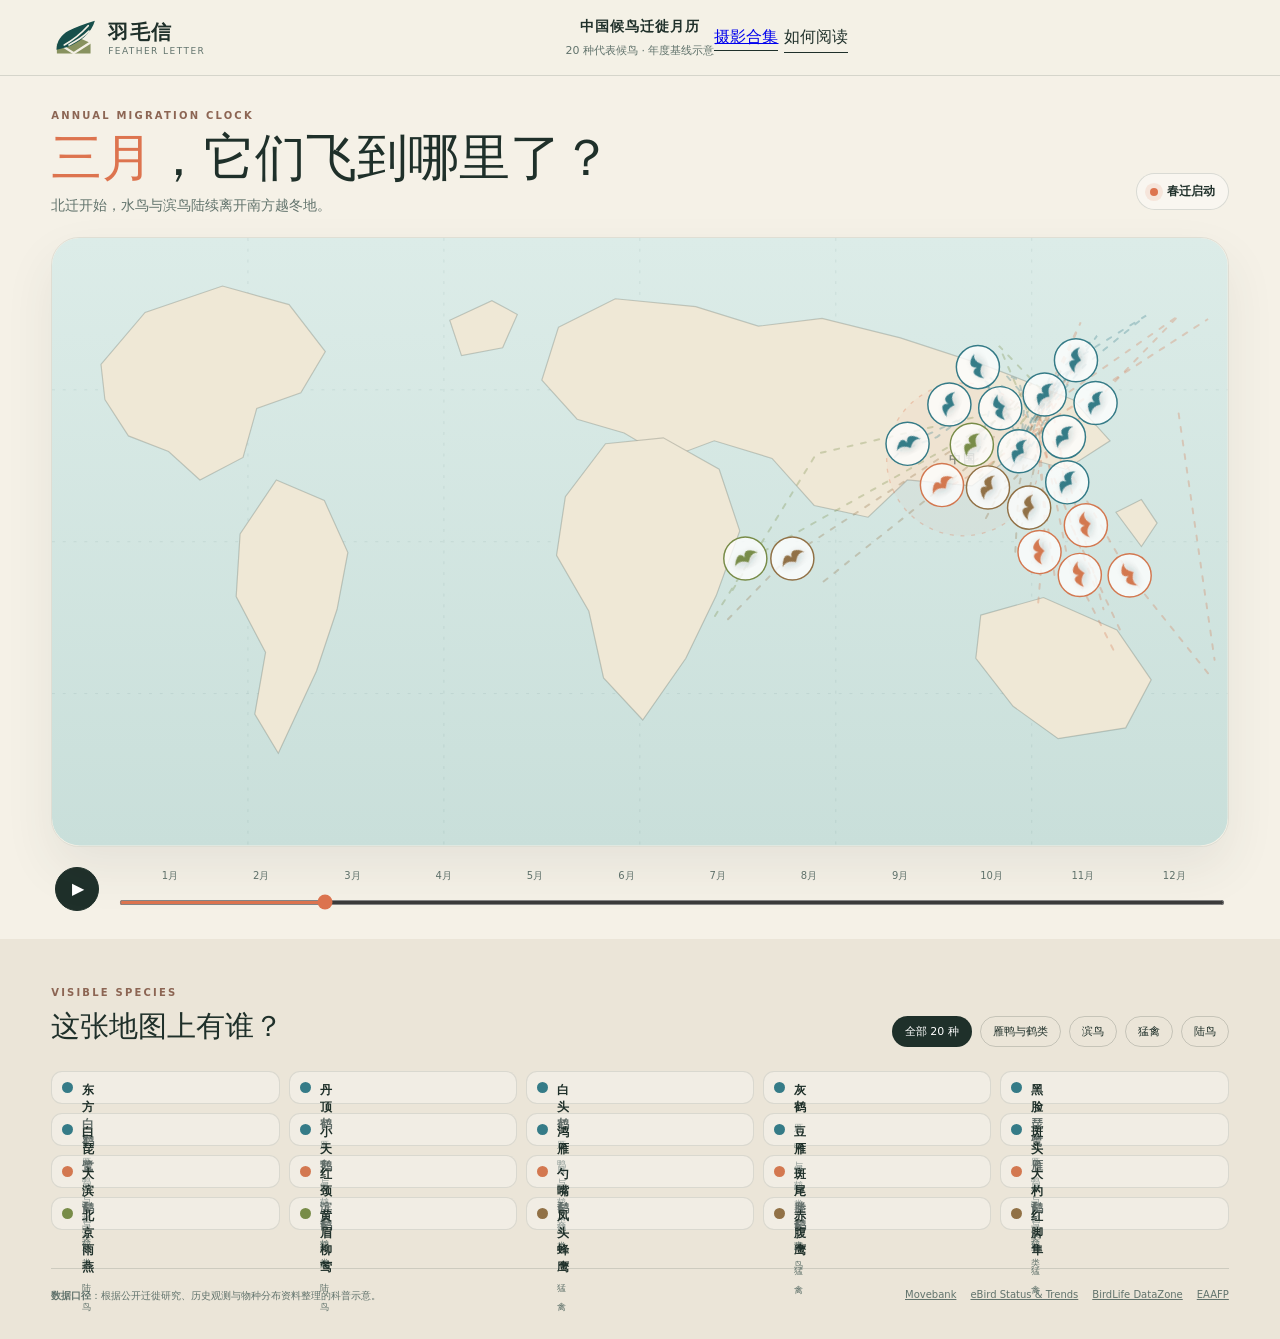
<file: index.html>
<!doctype html>
<html lang="zh-CN">
<head>
  <meta charset="UTF-8" />
  <meta name="viewport" content="width=device-width, initial-scale=1" />
  <meta name="description" content="羽毛信：用年度迁徙基线理解中国候鸟每个月大概飞到哪里。" />
  <title>羽毛信 · 候鸟迁徙月历</title>
  <link rel="icon" href="assets/brand/feather-letter-mark.svg?v=20260802-logo3" type="image/svg+xml" />
  <link rel="stylesheet" href="styles.css?v=20260802-logo3" />
</head>
<body>
  <main class="app-shell">
    <header class="topbar">
      <a class="brand" href="#" aria-label="羽毛信首页">
        <img class="brand-logo" src="assets/brand/feather-letter-mark.svg?v=20260802-logo3" alt="" aria-hidden="true" />
        <span><strong>羽毛信</strong><small>Feather Letter</small></span>
      </a>
      <div class="topbar-copy">
        <p>中国候鸟迁徙月历</p>
        <span>20 种代表候鸟 · 年度基线示意</span>
      </div>
      <nav class="topbar-actions" aria-label="辅助导航">
        <a class="text-button" href="gallery.html">摄影合集</a>
        <button id="aboutBtn" class="text-button" type="button">如何阅读</button>
      </nav>
    </header>

    <section class="map-stage" aria-label="候鸟迁徙世界地图">
      <div class="map-heading">
        <div>
          <p class="eyebrow">ANNUAL MIGRATION CLOCK</p>
          <h1><span id="monthTitle">三月</span>，它们飞到哪里了？</h1>
          <p id="monthSummary" class="month-summary">北迁开始，水鸟与滨鸟陆续离开南方越冬地。</p>
        </div>
        <div class="season-badge"><span id="seasonDot"></span><b id="seasonLabel">春迁启动</b></div>
      </div>

      <div class="map-wrap">
        <svg id="worldMap" viewBox="0 0 1200 620" role="img" aria-label="世界地图及候鸟迁徙位置">
          <defs>
            <linearGradient id="seaGradient" x1="0" y1="0" x2="0" y2="1">
              <stop offset="0" stop-color="#dcece8" />
              <stop offset="1" stop-color="#c9dfda" />
            </linearGradient>
            <filter id="markerShadow" x="-50%" y="-50%" width="200%" height="200%">
              <feDropShadow dx="0" dy="3" stdDeviation="4" flood-color="#23352f" flood-opacity=".22" />
            </filter>
            <path id="birdShape" d="M-13 2 C-7-8-1-8 0-1 C2-8 8-8 14 1 C8-2 5 1 1 5 C-3 1-7-1-13 2Z" />
          </defs>
          <rect width="1200" height="620" rx="28" fill="url(#seaGradient)" />
          <g class="grid-lines" aria-hidden="true">
            <path d="M0 155H1200M0 310H1200M0 465H1200" />
            <path d="M200 0V620M400 0V620M600 0V620M800 0V620M1000 0V620" />
          </g>
          <g class="continents" aria-hidden="true">
            <path d="M50 129L95 76 174 49 242 68 279 116 254 158 209 174 195 224 151 247 119 218 78 202 54 165Z" />
            <path d="M229 247L278 268 302 321 291 379 270 442 231 526 207 486 218 423 188 366 192 302Z" />
            <path d="M517 91L575 62 657 70 721 90 786 82 866 102 955 131 1042 165 1080 207 1035 236 982 221 939 253 873 247 833 285 778 273 735 225 676 207 628 225 584 199 536 185 500 145Z" />
            <path d="M565 210L624 204 681 236 702 299 678 365 647 429 603 492 563 449 548 381 515 324 524 264Z" />
            <path d="M948 385L1012 367 1087 400 1122 451 1096 500 1027 511 981 478 943 429Z" />
            <path d="M406 84L449 64 475 78 460 112 418 120Z" />
            <path d="M1086 280L1112 267 1128 291 1112 315Z" />
          </g>
          <g class="china-focus" aria-hidden="true">
            <circle cx="930" cy="226" r="78" />
            <text x="930" y="230">中国</text>
          </g>
          <g id="routeLayer"></g>
          <g id="birdLayer"></g>
        </svg>

        <aside id="speciesCard" class="species-card" aria-live="polite">
          <button id="closeCard" class="card-close" aria-label="关闭物种详情">×</button>
          <div class="species-title-row">
            <span id="speciesIcon" class="species-icon"></span>
            <div><p id="speciesGroup"></p><h2 id="speciesName"></h2><em id="speciesLatin"></em></div>
          </div>
          <div class="current-location">
            <span>本月大致位置</span>
            <strong id="speciesLocation"></strong>
            <p id="speciesState"></p>
          </div>
          <dl class="species-facts">
            <div><dt>迁徙方向</dt><dd id="speciesDirection"></dd></div>
            <div><dt>主要通道</dt><dd id="speciesFlyway"></dd></div>
            <div><dt>保护等级</dt><dd id="speciesStatus"></dd></div>
          </dl>
          <p class="card-note">图上位置为多年资料概括后的月份基线，不代表任何个体的实时定位。</p>
        </aside>
      </div>

      <div class="controls-panel">
        <button id="playBtn" class="play-button" type="button" aria-label="播放年度迁徙动画"><span>▶</span></button>
        <div class="timeline">
          <div class="month-labels" aria-hidden="true">
            <span>1月</span><span>2月</span><span>3月</span><span>4月</span><span>5月</span><span>6月</span>
            <span>7月</span><span>8月</span><span>9月</span><span>10月</span><span>11月</span><span>12月</span>
          </div>
          <input id="monthSlider" type="range" min="1" max="12" step="1" value="3" aria-label="选择月份" />
        </div>
      </div>
    </section>

    <section class="lower-panel">
      <div class="filter-block">
        <div><p class="eyebrow">VISIBLE SPECIES</p><h2>这张地图上有谁？</h2></div>
        <div id="groupFilters" class="filter-chips"></div>
      </div>
      <div id="speciesList" class="species-list"></div>
      <footer>
        <p><b>数据口径</b>：根据公开迁徙研究、历史观测与物种分布资料整理的科普示意。</p>
        <div>
          <a href="https://www.movebank.org/" target="_blank" rel="noreferrer">Movebank</a>
          <a href="https://science.ebird.org/en/status-and-trends" target="_blank" rel="noreferrer">eBird Status & Trends</a>
          <a href="https://datazone.birdlife.org/" target="_blank" rel="noreferrer">BirdLife DataZone</a>
          <a href="https://www.eaaflyway.net/" target="_blank" rel="noreferrer">EAAFP</a>
        </div>
      </footer>
    </section>
  </main>

  <dialog id="aboutDialog">
    <button id="closeAbout" class="dialog-close" aria-label="关闭">×</button>
    <p class="eyebrow">HOW TO READ</p>
    <h2>这是一只“年度迁徙时钟”</h2>
    <p>拖动月份，查看20种代表候鸟在一年中大致所在的区域。鸟头方向表示下一阶段的移动方向；虚线是物种典型迁徙路径。</p>
    <ul>
      <li>不是实时卫星定位，也不代表所有个体走同一条路。</li>
      <li>同一种鸟可能存在不同种群、不同迁徙策略。</li>
      <li>珍稀物种只展示大区域，不公开敏感栖息点。</li>
    </ul>
  </dialog>

  <script src="data.js"></script>
  <script src="app.js"></script>
</body>
</html>
</file>
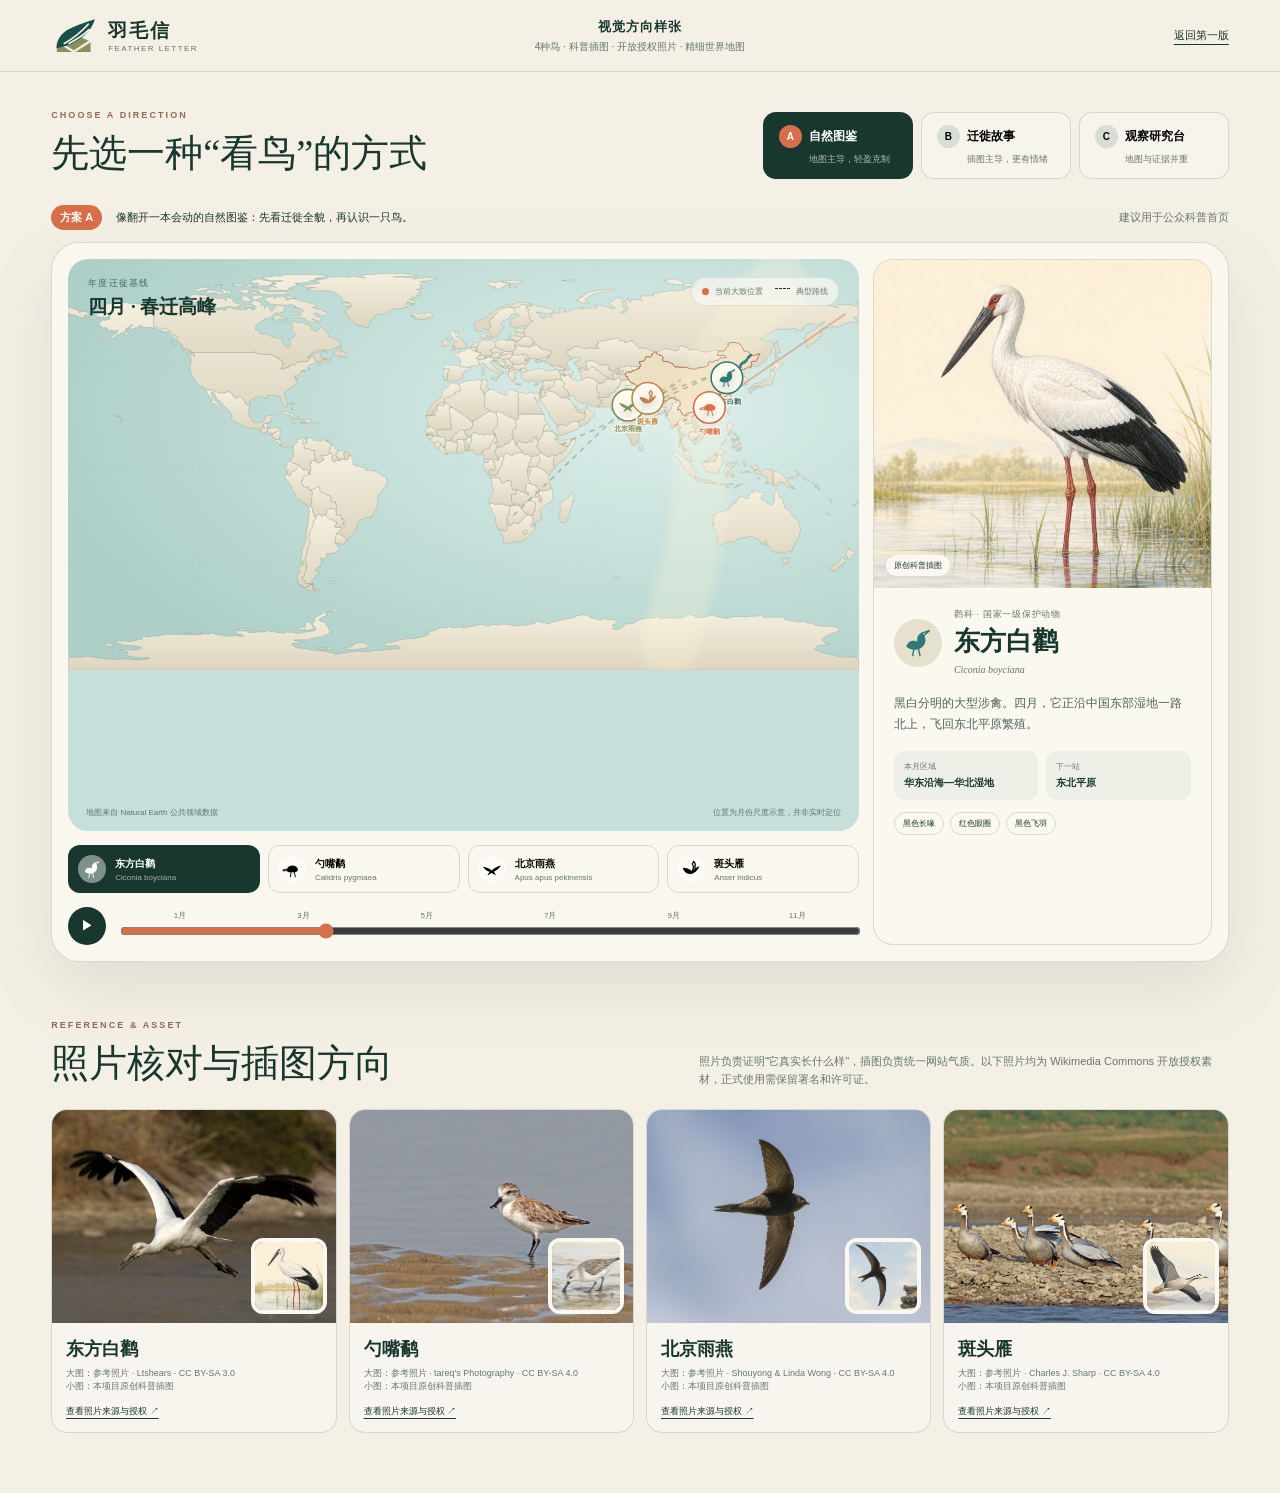
<file: concepts.html>
<!doctype html>
<html lang="zh-CN">
<head>
  <meta charset="UTF-8" />
  <meta name="viewport" content="width=device-width, initial-scale=1" />
  <title>羽毛信 · 视觉方向样张</title>
  <link rel="icon" href="assets/brand/feather-letter-mark.svg?v=20260802-logo3" type="image/svg+xml" />
  <link rel="stylesheet" href="concepts.css?v=20260802-logo3" />
</head>
<body class="layout-a">
  <svg class="symbol-sprite" aria-hidden="true">
    <symbol id="icon-oriental-stork" viewBox="0 0 64 64">
      <path d="M40 12c-7 4-10 10-8 18-12-5-22 1-23 11 9 8 25 8 34-1 5-5 7-13 4-20-2-5-4-7-7-8Z" fill="currentColor"/>
      <path d="M41 13 57 7 45 18M25 43 22 59M34 44l3 15" fill="none" stroke="currentColor" stroke-width="3" stroke-linecap="round"/>
    </symbol>
    <symbol id="icon-spoon-billed-sandpiper" viewBox="0 0 64 64">
      <path d="M17 30c7-13 27-11 33 0 3 5-1 11-8 12H25c-9 0-12-6-8-12Z" fill="currentColor"/>
      <path d="M18 32 5 34 2 38l15-1M29 42l-2 15M39 42l4 15" fill="none" stroke="currentColor" stroke-width="3" stroke-linecap="round"/>
    </symbol>
    <symbol id="icon-beijing-swift" viewBox="0 0 64 64">
      <path d="M3 25C14 27 23 30 31 37c8-8 17-13 30-16-8 10-15 17-23 20l7 12-14-8-14 8 7-12C15 39 9 33 3 25Z" fill="currentColor"/>
    </symbol>
    <symbol id="icon-bar-headed-goose" viewBox="0 0 64 64">
      <path d="M6 28c13 1 22 4 29 11 7-8 15-13 24-16-5 10-10 17-17 21-8 5-18 5-26 0-5-4-9-9-10-16Z" fill="currentColor"/>
      <path d="M36 38c5-7 5-15 0-22l5-8 5 8c-3 8-2 14 2 18" fill="none" stroke="currentColor" stroke-width="4" stroke-linecap="round"/>
    </symbol>
  </svg>

  <header class="concept-header">
    <a class="brand" href="index.html"><img class="brand-logo" src="assets/brand/feather-letter-mark.svg?v=20260802-logo3" alt="" aria-hidden="true" /><div><b>羽毛信</b><small>FEATHER LETTER</small></div></a>
    <div class="review-title"><b>视觉方向样张</b><span>4种鸟 · 科普插图 · 开放授权照片 · 精细世界地图</span></div>
    <a class="back-link" href="index.html">返回第一版</a>
  </header>

  <section class="direction-switcher">
    <div>
      <p class="kicker">CHOOSE A DIRECTION</p>
      <h1>先选一种“看鸟”的方式</h1>
    </div>
    <div class="direction-tabs" role="tablist" aria-label="界面方向">
      <button class="direction-tab active" data-layout="a"><b>A</b><span>自然图鉴</span><small>地图主导，轻盈克制</small></button>
      <button class="direction-tab" data-layout="b"><b>B</b><span>迁徙故事</span><small>插图主导，更有情绪</small></button>
      <button class="direction-tab" data-layout="c"><b>C</b><span>观察研究台</span><small>地图与证据并重</small></button>
    </div>
  </section>

  <main class="concept-main">
    <div class="demo-caption">
      <span id="layoutIndex">方案 A</span>
      <p id="layoutDescription">像翻开一本会动的自然图鉴：先看迁徙全貌，再认识一只鸟。</p>
      <em>建议用于公众科普首页</em>
    </div>

    <section class="demo-stage">
      <div class="map-panel">
        <div class="map-toolbar">
          <div><span>年度迁徙基线</span><strong id="monthHeading">四月 · 春迁高峰</strong></div>
          <div class="map-legend"><i></i>当前大致位置 <i></i>典型路线</div>
        </div>
        <svg id="conceptMap" viewBox="0 0 1000 520" role="img" aria-label="精细世界地图和4种候鸟的迁徙路线">
          <defs>
            <radialGradient id="oceanGlow" cx="75%" cy="36%" r="80%"><stop offset="0" stop-color="#dcefeb"/><stop offset="1" stop-color="#adcfc8"/></radialGradient>
            <linearGradient id="landFill" x1="0" y1="0" x2="0" y2="1"><stop stop-color="#f5efdf"/><stop offset="1" stop-color="#ddd5bf"/></linearGradient>
            <filter id="softShadow" x="-50%" y="-50%" width="200%" height="200%"><feDropShadow dx="0" dy="5" stdDeviation="6" flood-color="#183b33" flood-opacity=".25"/></filter>
          </defs>
          <rect width="1000" height="520" rx="26" fill="url(#oceanGlow)"/>
          <g class="map-graticule"><path d="M0 130H1000M0 260H1000M0 390H1000M166 0V520M333 0V520M500 0V520M666 0V520M833 0V520"/></g>
          <g id="countryLayer"></g>
          <path class="flyway-wash" d="M900 28C820 110 795 170 800 252S785 390 760 490"/>
          <g id="demoRouteLayer"></g>
          <g id="demoMarkerLayer"></g>
        </svg>
        <div class="map-note"><span>地图来自 Natural Earth 公共领域数据</span><span>位置为月份尺度示意，并非实时定位</span></div>
      </div>

      <article class="bird-profile">
        <div class="art-frame"><img id="heroIllustration" src="assets/illustrations/oriental-stork.png" alt="东方白鹳原创科普插图"/><span>原创科普插图</span></div>
        <div class="profile-copy">
          <div class="profile-heading">
            <span id="heroIcon" class="hero-icon"><svg><use href="#icon-oriental-stork"/></svg></span>
            <div><p id="heroGroup">鹳科 · 国家一级保护动物</p><h2 id="heroName">东方白鹳</h2><em id="heroLatin">Ciconia boyciana</em></div>
          </div>
          <p id="heroStory" class="hero-story">黑白分明的大型涉禽。四月，它正沿中国东部湿地一路北上，飞回东北平原繁殖。</p>
          <div class="fact-row"><div><small>本月区域</small><b id="heroLocation">华东沿海—华北湿地</b></div><div><small>下一站</small><b id="heroNext">东北平原</b></div></div>
          <div class="feature-tags" id="featureTags"><span>黑色长喙</span><span>红色眼圈</span><span>黑色飞羽</span></div>
        </div>
      </article>

      <nav id="speciesRail" class="species-rail" aria-label="样张物种选择"></nav>

      <div class="month-control">
        <button id="demoPlay" aria-label="播放">▶</button>
        <div><div class="month-ticks"><span>1月</span><span>3月</span><span>5月</span><span>7月</span><span>9月</span><span>11月</span></div><input id="demoMonth" type="range" min="1" max="12" value="4" aria-label="样张月份"/></div>
      </div>
    </section>

    <section class="asset-review">
      <div class="asset-heading"><div><p class="kicker">REFERENCE &amp; ASSET</p><h2>照片核对与插图方向</h2></div><p>照片负责证明“它真实长什么样”，插图负责统一网站气质。以下照片均为 Wikimedia Commons 开放授权素材，正式使用需保留署名和许可证。</p></div>
      <div id="assetGrid" class="asset-grid"></div>
    </section>
  </main>
  <script src="concepts.js"></script>
</body>
</html>
</file>
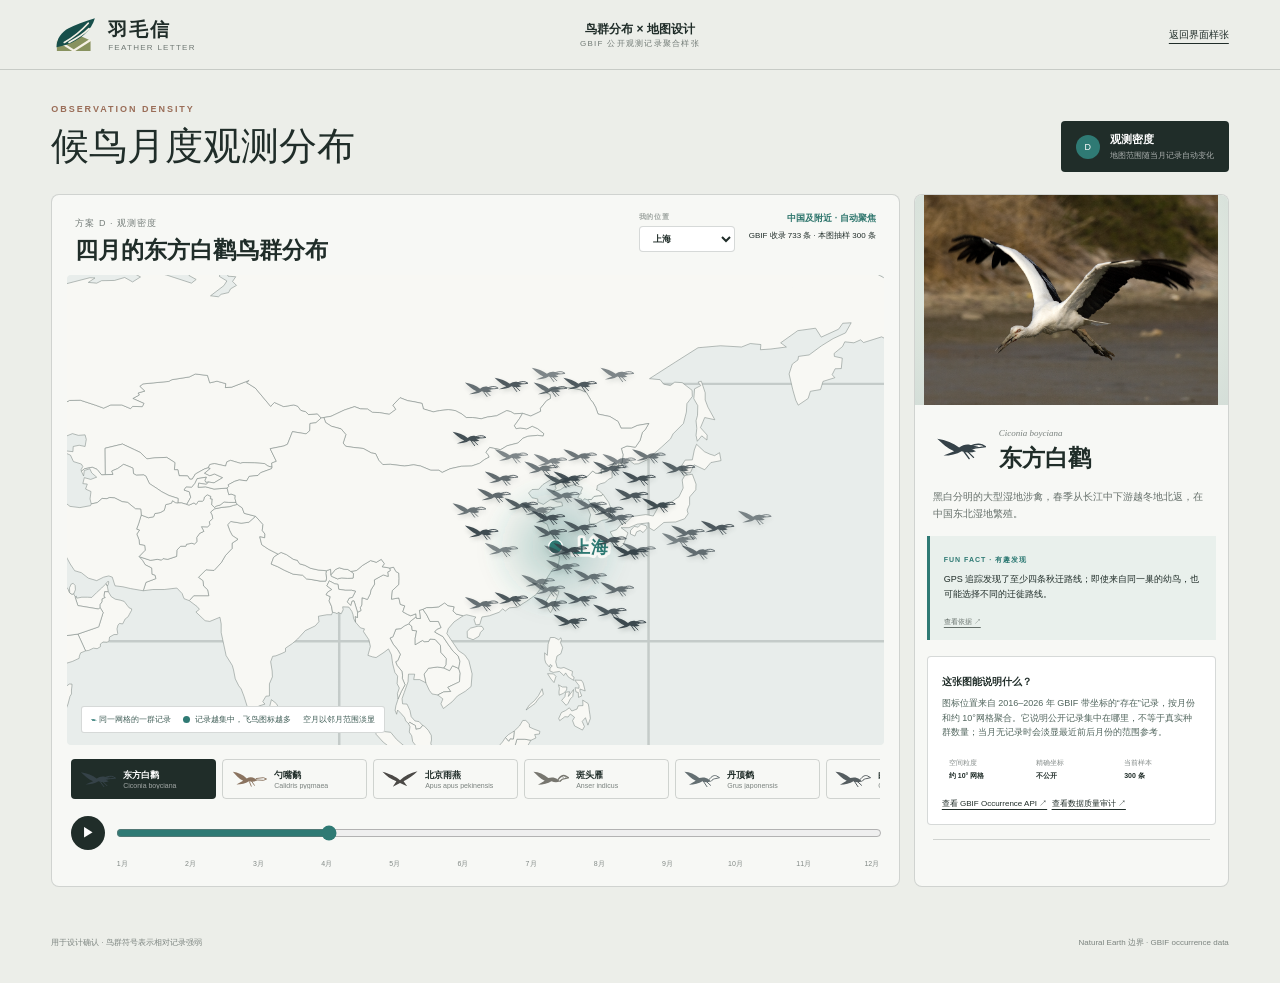
<file: maps.html>
<!doctype html>
<html lang="zh-CN">
<head>
  <meta charset="UTF-8">
  <meta name="viewport" content="width=device-width,initial-scale=1">
  <title>羽毛信 · 鸟群地图设计</title>
  <link rel="icon" href="assets/brand/feather-letter-mark.svg?v=20260802-logo3" type="image/svg+xml">
  <link rel="stylesheet" href="maps.css?v=20260803-timeline2">
  <link rel="stylesheet" href="maps-refined.css?v=20260802-logo3">
</head>
<body class="map-style-d">
  <svg class="symbol-sprite" aria-hidden="true">
    <symbol id="flock-oriental-stork" viewBox="0 0 80 40"><path d="M37 19C28 12 16 7 2 5c8 8 16 15 27 20l-17 7c11 0 21-2 29-7 8 3 16 3 23 0l-8-4 12-3-13-3c-6-2-12 0-18 4Z" fill="currentColor"/><path d="M55 17c7-3 13-4 19-2l5 3-8 1c-5 0-10 1-16 3M45 26l8 11m-3-12 10 10" fill="none" stroke="currentColor" stroke-width="2.2" stroke-linecap="round"/></symbol>
    <symbol id="flock-spoon-billed-sandpiper" viewBox="0 0 80 40"><path d="M35 19C26 10 16 6 4 4c7 8 13 15 23 20l-15 8c11 0 20-2 28-7 7 2 13 1 18-2l-5-4c-6-4-12-4-18 0Z" fill="currentColor"/><path d="M56 19 72 17l7 3-7 3-16-1M41 26l4 10m1-11 6 9" fill="none" stroke="currentColor" stroke-width="2" stroke-linecap="round"/></symbol>
    <symbol id="flock-beijing-swift" viewBox="0 0 80 40"><path d="M1 4c17 5 29 10 39 19C50 13 63 7 79 3 68 13 59 20 48 25l8 11-16-7-16 8 8-12C20 21 10 14 1 4Z" fill="currentColor"/></symbol>
    <symbol id="flock-bar-headed-goose" viewBox="0 0 80 40"><path d="M34 18C24 9 13 5 1 4c8 8 15 15 25 20L11 33c12-1 22-3 30-8 7 3 13 3 19 0l-5-4c-7-5-14-5-21-3Z" fill="currentColor"/><path d="M56 21c6-8 11-10 16-8l7 4-8 2c-4 0-8 2-11 6" fill="none" stroke="currentColor" stroke-width="3" stroke-linecap="round"/><path d="m65 14 3 4m2-5 3 4" stroke="currentColor" stroke-width="1.5"/></symbol>
  </svg>

  <header>
    <a href="index.html" class="brand"><img class="brand-logo" src="assets/brand/feather-letter-mark.svg?v=20260802-logo3" alt="" aria-hidden="true"><div><b>羽毛信</b><small>FEATHER LETTER</small></div></a>
    <div class="title"><b>鸟群分布 × 地图设计</b><small>GBIF 公开观测记录聚合样张</small></div>
    <a href="concepts.html" class="back">返回界面样张</a>
  </header>

  <section class="chooser">
    <div><p>OBSERVATION DENSITY</p><h1>候鸟月度观测分布</h1></div>
    <div class="chosen-style"><i>D</i><div><b>观测密度</b><small>地图范围随当月记录自动变化</small></div></div>
  </section>

  <main>
    <section class="map-shell">
      <div class="map-head">
        <div><span id="styleLabel">方案 D · 观测密度</span><h2 id="monthTitle">四月的鸟群分布</h2></div>
        <div class="map-context">
          <label class="location-picker" for="locationSelect"><span>我的位置</span><select id="locationSelect" aria-label="选择所在地"></select></label>
          <div class="evidence-badge"><b id="scopeLabel">中国及附近</b><small id="recordSummary">正在读取 GBIF 数据…</small></div>
        </div>
      </div>
      <div class="map-canvas">
        <svg id="flockMap" viewBox="0 0 1000 520" role="img" aria-label="依据公开观测记录聚合的候鸟鸟群分布图">
          <defs>
            <linearGradient id="seaA" x1="0" y1="0" x2="1" y2="1"><stop stop-color="#cce8e2"/><stop offset="1" stop-color="#8cbeb8"/></linearGradient>
            <radialGradient id="seaB"><stop stop-color="#183c4d"/><stop offset="1" stop-color="#081923"/></radialGradient>
            <radialGradient id="locationWash"><stop offset="0" stop-color="#2f7a74" stop-opacity=".36"/><stop offset=".38" stop-color="#2f7a74" stop-opacity=".19"/><stop offset="1" stop-color="#2f7a74" stop-opacity="0"/></radialGradient>
            <filter id="flockGlow" x="-100%" y="-100%" width="300%" height="300%"><feGaussianBlur stdDeviation="4" result="b"/><feMerge><feMergeNode in="b"/><feMergeNode in="SourceGraphic"/></feMerge></filter>
            <filter id="locationBlur" x="-35%" y="-35%" width="170%" height="170%"><feGaussianBlur stdDeviation="3.5"/></filter>
            <filter id="paperNoise"><feTurbulence baseFrequency=".85" numOctaves="2" stitchTiles="stitch" type="fractalNoise"/><feColorMatrix values="1 0 0 0 0  0 1 0 0 0  0 0 1 0 0  0 0 0 .08 0"/></filter>
          </defs>
          <rect class="ocean" width="1000" height="520"/>
          <g class="graticule"><path d="M0 104H1000M0 208H1000M0 312H1000M0 416H1000M125 0V520M250 0V520M375 0V520M500 0V520M625 0V520M750 0V520M875 0V520"/></g>
          <g id="mapCountries"></g>
          <g id="userLocationHighlight"></g>
          <g id="researchRoute"></g>
          <g id="flockLayer"></g>
          <rect class="texture" width="1000" height="520" filter="url(#paperNoise)"/>
        </svg>
        <div class="map-key"><span><i class="three-birds">⌁⌁⌁</i> 同一网格的一群记录</span><span><i class="dot"></i> 记录越集中，飞鸟图标越多</span><span>空月以邻月范围淡显</span></div>
        <div class="focus-label">EAST ASIA · 70°E—180°E</div>
      </div>

      <div class="controls">
        <div class="species-tabs" id="mapSpecies" aria-label="选择物种"></div>
        <div class="month-control"><button id="mapPlay" aria-label="播放">▶</button><input id="mapMonth" type="range" min="1" max="12" step="1" value="4" aria-label="月份"><div class="ticks" aria-hidden="true"><span style="--month-index:0">1月</span><span style="--month-index:1">2月</span><span style="--month-index:2">3月</span><span style="--month-index:3">4月</span><span style="--month-index:4">5月</span><span style="--month-index:5">6月</span><span style="--month-index:6">7月</span><span style="--month-index:7">8月</span><span style="--month-index:8">9月</span><span style="--month-index:9">10月</span><span style="--month-index:10">11月</span><span style="--month-index:11">12月</span></div></div>
      </div>
    </section>

    <aside class="explain">
      <div class="bird-photo-frame">
        <img id="birdPhoto" src="assets/references/oriental-stork.jpg" alt="东方白鹳参考照片">
      </div>
      <div class="bird-title"><span id="birdIcon"></span><div><small id="birdLatin">Ciconia boyciana</small><h3 id="birdName">东方白鹳</h3></div></div>
      <p id="designCopy">像自然图鉴一样安静，让国家边界退后，鸟群与湿地色成为主角。</p>
      <div class="fun-fact" id="funFactBox">
        <small>FUN FACT · 有趣发现</small>
        <p id="birdFunFact"></p>
        <a id="birdFactSource" target="_blank" rel="noreferrer">查看依据 ↗</a>
      </div>
      <div class="quality-card">
        <b>这张图能说明什么？</b>
        <p>图标位置来自 2016–2026 年 GBIF 带坐标的“存在”记录，按月份和约 10°网格聚合。它说明公开记录集中在哪里，不等于真实种群数量；当月无记录时会淡显最近前后月份的范围参考。</p>
        <dl><div><dt>空间粒度</dt><dd>约 10° 网格</dd></div><div><dt>精确坐标</dt><dd>不公开</dd></div><div><dt>当前样本</dt><dd id="sampleCount">—</dd></div></dl>
        <a href="https://techdocs.gbif.org/en/openapi/v1/occurrence" target="_blank" rel="noreferrer">查看 GBIF Occurrence API ↗</a>
        <a href="https://github.com/silver-lynn/feather-letter/blob/main/DATA_QUALITY.md" target="_blank" rel="noreferrer">查看数据质量审计 ↗</a>
      </div>
      <p class="warning" id="dataWarning"></p>
    </aside>
  </main>

  <footer><span>用于设计确认 · 鸟群符号表示相对记录强弱</span><span>Natural Earth 边界 · GBIF occurrence data</span></footer>
  <script src="extra-birds.js?v=20260802"></script>
  <script src="maps.js?v=20260803-timeline2"></script>
  <script src="bird-visuals.js"></script>
  <script src="location-picker.js"></script>
</body>
</html>
</file>
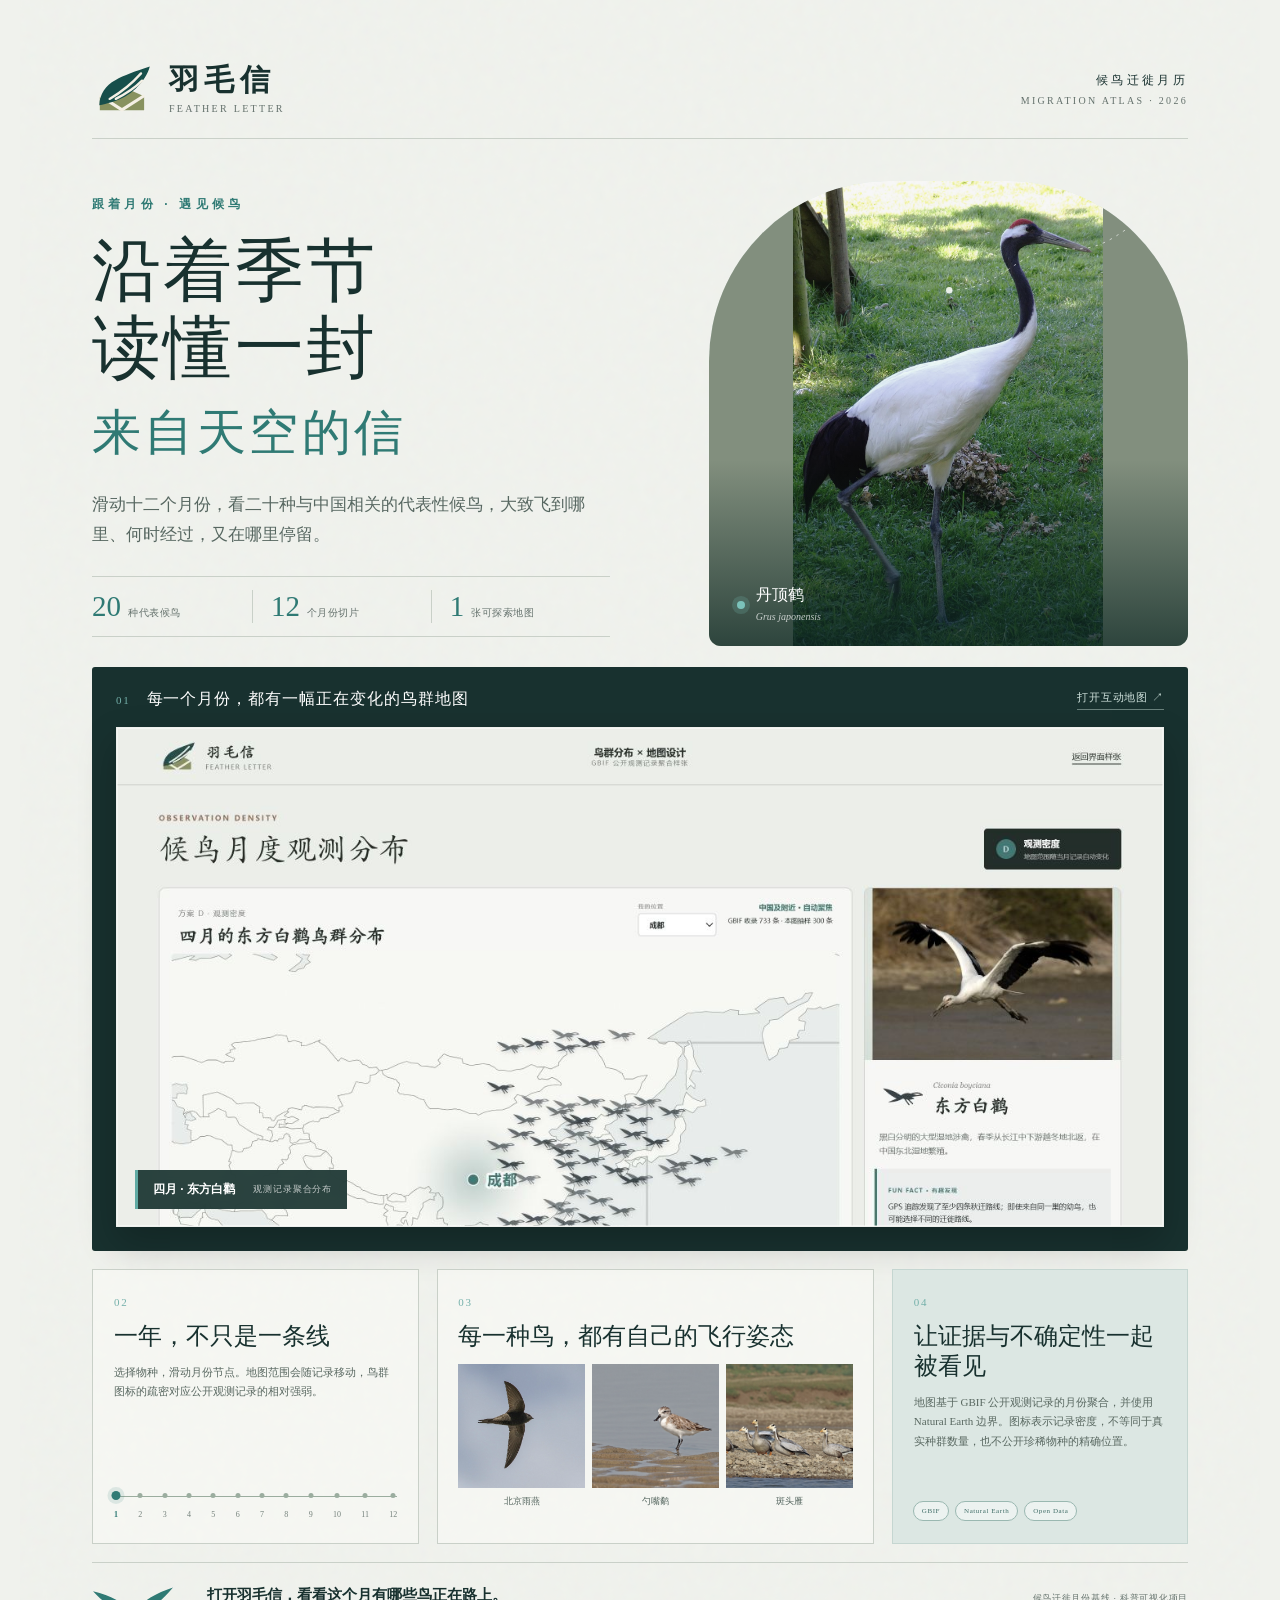
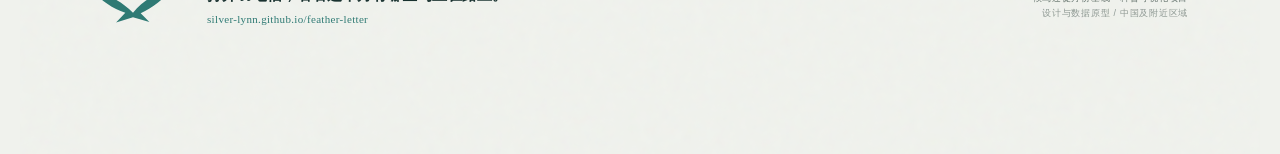
<file: poster.html>
<!doctype html>
<html lang="zh-CN">
<head>
  <meta charset="UTF-8">
  <meta name="viewport" content="width=device-width,initial-scale=1">
  <title>羽毛信 · 项目海报</title>
  <link rel="icon" href="assets/brand/feather-letter-mark.svg" type="image/svg+xml">
  <link rel="stylesheet" href="poster.css">
</head>
<body>
  <main class="poster" aria-label="羽毛信候鸟迁徙月历项目海报">
    <div class="paper-noise" aria-hidden="true"></div>

    <header class="poster-head">
      <a class="poster-brand" href="maps.html" aria-label="进入羽毛信项目">
        <img src="assets/brand/feather-letter-mark.svg" alt="">
        <span><b>羽毛信</b><small>FEATHER LETTER</small></span>
      </a>
      <div class="edition"><span>候鸟迁徙月历</span><small>MIGRATION ATLAS · 2026</small></div>
    </header>

    <section class="hero">
      <div class="hero-copy">
        <p class="eyebrow">跟着月份 · 遇见候鸟</p>
        <h1>沿着季节<br>读懂一封<br><em>来自天空的信</em></h1>
        <p class="lead">滑动十二个月份，看二十种与中国相关的代表性候鸟，大致飞到哪里、何时经过，又在哪里停留。</p>
        <div class="hero-stats" aria-label="项目数据概览">
          <div><strong>20</strong><span>种代表候鸟</span></div>
          <div><strong>12</strong><span>个月份切片</span></div>
          <div><strong>1</strong><span>张可探索地图</span></div>
        </div>
      </div>

      <figure class="hero-photo">
        <img src="assets/references/red-crowned-crane.jpg" alt="展翅的丹顶鹤">
        <figcaption><i></i><span>丹顶鹤<br><small>Grus japonensis</small></span></figcaption>
        <svg class="flight-line" viewBox="0 0 400 170" aria-hidden="true"><path d="M5 145C92 144 111 74 188 81c82 7 92-65 205-72"/><circle cx="5" cy="145" r="5"/><circle cx="393" cy="9" r="5"/></svg>
      </figure>
    </section>

    <section class="product-proof">
      <div class="proof-head">
        <div><span class="section-no">01</span><p>每一个月份，都有一幅正在变化的鸟群地图</p></div>
        <a href="https://silver-lynn.github.io/feather-letter/maps.html">打开互动地图 ↗</a>
      </div>
      <div class="screen-frame">
        <img src="assets/poster/project-preview.png" alt="羽毛信互动地图界面预览">
        <div class="screen-note"><b>四月 · 东方白鹳</b><span>观测记录聚合分布</span></div>
      </div>
    </section>

    <section class="story-grid">
      <article class="feature feature-month">
        <span class="section-no">02</span>
        <h2>一年，不只是一条线</h2>
        <p>选择物种，滑动月份节点。地图范围会随记录移动，鸟群图标的疏密对应公开观测记录的相对强弱。</p>
        <div class="mini-timeline" aria-label="十二个月份">
          <span class="active">1</span><span>2</span><span>3</span><span>4</span><span>5</span><span>6</span><span>7</span><span>8</span><span>9</span><span>10</span><span>11</span><span>12</span>
        </div>
      </article>

      <article class="feature feature-birds">
        <span class="section-no">03</span>
        <h2>每一种鸟，都有自己的飞行姿态</h2>
        <div class="bird-strip">
          <figure><img src="assets/references/beijing-swift.jpg" alt="北京雨燕"><figcaption>北京雨燕</figcaption></figure>
          <figure><img src="assets/references/spoon-billed-sandpiper.jpg" alt="勺嘴鹬"><figcaption>勺嘴鹬</figcaption></figure>
          <figure><img src="assets/references/bar-headed-goose.jpg" alt="斑头雁"><figcaption>斑头雁</figcaption></figure>
        </div>
      </article>

      <article class="feature feature-data">
        <span class="section-no">04</span>
        <h2>让证据与不确定性一起被看见</h2>
        <p>地图基于 GBIF 公开观测记录的月份聚合，并使用 Natural Earth 边界。图标表示记录密度，不等同于真实种群数量，也不公开珍稀物种的精确位置。</p>
        <div class="source-tags"><span>GBIF</span><span>Natural Earth</span><span>Open Data</span></div>
      </article>
    </section>

    <footer class="poster-foot">
      <div class="foot-bird" aria-hidden="true">
        <svg viewBox="0 0 160 74"><path d="M2 12c36 8 58 22 78 42 20-24 45-38 78-49-19 23-39 40-63 50l17 17-32-9-33 10 18-19C40 46 19 31 2 12Z"/></svg>
      </div>
      <div><b>打开羽毛信，看看这个月有哪些鸟正在路上。</b><a href="https://silver-lynn.github.io/feather-letter/maps.html">silver-lynn.github.io/feather-letter</a></div>
      <p>候鸟迁徙月份基线 · 科普可视化项目<br><span>设计与数据原型 / 中国及附近区域</span></p>
    </footer>
  </main>
</body>
</html>
</file>
<file: styles.css>
:root {
  --ink: #1f302a;
  --muted: #61736c;
  --paper: #f5f1e7;
  --sea: #d6e7e2;
  --land: #efe8d6;
  --accent: #dd744f;
  --line: rgba(37, 59, 51, .15);
  --waterbird: #357b87;
  --shorebird: #d37850;
  --raptor: #917146;
  --songbird: #788c48;
}

* { box-sizing: border-box; }
html { scroll-behavior: smooth; }
body {
  margin: 0;
  color: var(--ink);
  background: var(--paper);
  font-family: Inter, "PingFang SC", "Microsoft YaHei", system-ui, sans-serif;
}
button, input { font: inherit; }
button { color: inherit; }
.app-shell { min-height: 100vh; }

.topbar {
  height: 76px;
  padding: 0 clamp(20px, 4vw, 64px);
  display: grid;
  grid-template-columns: 1fr auto 1fr;
  align-items: center;
  border-bottom: 1px solid var(--line);
  background: rgba(245, 241, 231, .92);
}
.brand { display: flex; align-items: center; gap: 10px; color: inherit; text-decoration: none; width: max-content; }
.brand-logo { width: 47px; height: 39px; display: block; flex: none; }
.brand strong, .brand small { display: block; }
.brand strong { font-family: "STKaiti", "KaiTi", serif; font-size: 20px; letter-spacing: .08em; }
.brand small { color: var(--muted); font-size: 9px; letter-spacing: .16em; text-transform: uppercase; }
.topbar-copy { text-align: center; }
.topbar-copy p { margin: 0 0 3px; font-size: 14px; font-weight: 650; letter-spacing: .08em; }
.topbar-copy span { color: var(--muted); font-size: 11px; }
.text-button { justify-self: end; border: 0; border-bottom: 1px solid var(--ink); padding: 4px 0; background: none; cursor: pointer; }

.map-stage { padding: 34px clamp(18px, 4vw, 64px) 0; }
.map-heading { display: flex; align-items: end; justify-content: space-between; margin-bottom: 22px; gap: 30px; }
.eyebrow { margin: 0 0 9px; color: #8c6553; font-size: 10px; font-weight: 700; letter-spacing: .22em; }
.map-heading h1 { margin: 0; font-family: "STKaiti", "KaiTi", serif; font-weight: 500; font-size: clamp(30px, 4vw, 52px); line-height: 1.1; }
.map-heading h1 span { color: var(--accent); }
.month-summary { margin: 11px 0 0; color: var(--muted); font-size: 14px; }
.season-badge { flex: none; display: flex; gap: 9px; align-items: center; margin-bottom: 5px; padding: 9px 13px; border: 1px solid var(--line); border-radius: 999px; background: rgba(255,255,255,.4); font-size: 12px; }
.season-badge span { width: 8px; height: 8px; border-radius: 50%; background: var(--accent); box-shadow: 0 0 0 5px rgba(221,116,79,.13); }

.map-wrap { position: relative; max-width: 1500px; margin: 0 auto; }
#worldMap { display: block; width: 100%; height: auto; overflow: hidden; border: 1px solid rgba(31,48,42,.1); border-radius: 28px; box-shadow: 0 22px 50px rgba(52,70,62,.08); }
.grid-lines path { fill: none; stroke: rgba(38, 88, 78, .09); stroke-width: 1; stroke-dasharray: 3 8; }
.continents path { fill: var(--land); stroke: rgba(69,82,73,.25); stroke-width: 1.2; }
.china-focus circle { fill: rgba(221,116,79,.04); stroke: rgba(221,116,79,.3); stroke-width: 1.4; stroke-dasharray: 4 7; }
.china-focus text { fill: rgba(31,48,42,.5); font-size: 12px; font-weight: 700; text-anchor: middle; letter-spacing: .16em; }
.route { fill: none; stroke-width: 2; stroke-linecap: round; stroke-dasharray: 5 9; opacity: .3; }
.route.active { stroke-width: 3; opacity: .8; }
.bird-marker { cursor: pointer; transition: opacity .25s ease; outline: none; }
.bird-marker .halo { fill: rgba(255,255,255,.78); stroke-width: 1.5; }
.bird-marker use { filter: url(#markerShadow); }
.bird-marker text { opacity: 0; font-size: 10px; font-weight: 700; text-anchor: middle; paint-order: stroke; stroke: rgba(245,241,231,.9); stroke-width: 4px; stroke-linejoin: round; transition: opacity .16s ease; }
.bird-marker:hover .halo, .bird-marker:focus .halo, .bird-marker.active .halo { stroke-width: 3; fill: white; }
.bird-marker:hover text, .bird-marker:focus text, .bird-marker.active text { opacity: 1; }

.species-card {
  position: absolute;
  top: 22px;
  right: 22px;
  width: min(325px, calc(100% - 44px));
  padding: 22px;
  border: 1px solid rgba(31,48,42,.14);
  border-radius: 19px;
  background: rgba(250,248,241,.95);
  box-shadow: 0 18px 46px rgba(33,54,47,.18);
  backdrop-filter: blur(12px);
  transform: translateY(6px);
  opacity: 0;
  visibility: hidden;
  transition: .22s ease;
}
.species-card.open { transform: none; opacity: 1; visibility: visible; }
.card-close, .dialog-close { position: absolute; top: 12px; right: 14px; border: 0; background: transparent; font-size: 24px; cursor: pointer; }
.species-title-row { display: flex; align-items: center; gap: 14px; padding-right: 22px; }
.species-icon { width: 48px; height: 48px; border-radius: 50%; display: grid; place-items: center; color: white; font-size: 21px; }
.species-title-row p { margin: 0 0 3px; color: var(--muted); font-size: 10px; letter-spacing: .12em; }
.species-title-row h2 { margin: 0; font-family: "STKaiti", "KaiTi", serif; font-size: 25px; font-weight: 600; }
.species-title-row em { display: block; margin-top: 2px; color: var(--muted); font-family: Georgia, serif; font-size: 11px; }
.current-location { margin-top: 19px; padding: 15px; border-radius: 13px; background: #edf1e9; }
.current-location span { color: var(--muted); font-size: 11px; }
.current-location strong { display: block; margin-top: 5px; font-size: 17px; }
.current-location p { margin: 5px 0 0; color: var(--muted); font-size: 12px; line-height: 1.55; }
.species-facts { margin: 17px 0 0; }
.species-facts div { display: grid; grid-template-columns: 76px 1fr; gap: 8px; padding: 8px 0; border-bottom: 1px solid var(--line); font-size: 12px; }
.species-facts dt { color: var(--muted); }
.species-facts dd { margin: 0; }
.card-note { margin: 14px 0 0; color: #8b6552; font-size: 10px; line-height: 1.5; }

.controls-panel { display: grid; grid-template-columns: 46px 1fr; gap: 18px; align-items: center; padding: 20px 4px 28px; }
.play-button { width: 44px; height: 44px; border: 1px solid var(--ink); border-radius: 50%; background: var(--ink); color: white; cursor: pointer; }
.play-button span { display: block; transform: translateX(1px); }
.timeline { min-width: 0; }
.month-labels { display: grid; grid-template-columns: repeat(12, 1fr); margin: 0 5px 7px; color: var(--muted); font-size: 10px; text-align: center; }
#monthSlider { width: 100%; height: 5px; margin: 0; accent-color: var(--accent); cursor: pointer; }

.lower-panel { padding: 48px clamp(18px, 4vw, 64px) 36px; background: #ebe5d8; }
.filter-block { display: flex; align-items: end; justify-content: space-between; gap: 24px; max-width: 1500px; margin: 0 auto 24px; }
.filter-block h2 { margin: 0; font-family: "STKaiti", "KaiTi", serif; font-size: 29px; font-weight: 500; }
.filter-chips { display: flex; flex-wrap: wrap; gap: 8px; justify-content: flex-end; }
.filter-chip { border: 1px solid rgba(31,48,42,.18); border-radius: 999px; padding: 7px 12px; background: transparent; font-size: 11px; cursor: pointer; }
.filter-chip.active { background: var(--ink); color: white; }
.species-list { display: grid; grid-template-columns: repeat(5, 1fr); gap: 9px; max-width: 1500px; margin: 0 auto; }
.species-row { display: flex; align-items: center; gap: 9px; border: 1px solid rgba(31,48,42,.11); border-radius: 11px; padding: 10px; background: rgba(255,255,255,.3); cursor: pointer; text-align: left; }
.species-row:hover { background: rgba(255,255,255,.65); }
.species-row span { width: 11px; height: 11px; border-radius: 50%; flex: none; }
.species-row b { display: block; font-size: 12px; }
.species-row small { color: var(--muted); font-size: 9px; }
footer { display: flex; justify-content: space-between; gap: 24px; max-width: 1500px; margin: 38px auto 0; padding-top: 20px; border-top: 1px solid var(--line); color: var(--muted); font-size: 10px; }
footer p { margin: 0; }
footer div { display: flex; gap: 14px; flex-wrap: wrap; }
footer a { color: inherit; }

dialog { width: min(520px, calc(100% - 32px)); padding: 30px; border: 0; border-radius: 20px; color: var(--ink); background: #faf8f1; box-shadow: 0 30px 90px rgba(20,36,31,.28); }
dialog::backdrop { background: rgba(26,42,37,.45); backdrop-filter: blur(3px); }
dialog h2 { margin: 0 0 13px; font-family: "STKaiti", "KaiTi", serif; font-size: 29px; font-weight: 500; }
dialog p, dialog li { color: var(--muted); font-size: 13px; line-height: 1.7; }
dialog ul { padding-left: 20px; }

@media (max-width: 1000px) {
  .species-list { grid-template-columns: repeat(4, 1fr); }
  .species-card { top: 12px; right: 12px; }
}
@media (max-width: 720px) {
  .topbar { height: 64px; grid-template-columns: 1fr auto; }
  .topbar-copy { display: none; }
  .brand-logo { width: 41px; height: 34px; }
  .map-stage { padding-top: 25px; }
  .map-heading { align-items: start; }
  .map-heading h1 { font-size: 31px; }
  .month-summary { max-width: 250px; font-size: 12px; }
  .season-badge { padding: 7px 10px; }
  .map-wrap { margin-inline: -18px; }
  #worldMap { width: 960px; max-width: none; height: 500px; transform: translateX(calc((100vw - 960px) * .78)); border-radius: 0; }
  .map-wrap { height: 500px; overflow: hidden; }
  .species-card { position: fixed; top: auto; left: 12px; right: 12px; bottom: 12px; width: auto; z-index: 10; }
  .controls-panel { padding-top: 16px; }
  .month-labels span:nth-child(even) { visibility: hidden; }
  .filter-block { display: block; }
  .filter-chips { justify-content: flex-start; margin-top: 18px; }
  .species-list { grid-template-columns: repeat(2, 1fr); }
  footer { display: block; }
  footer div { margin-top: 14px; }
}
@media (max-width: 390px) {
  .species-list { grid-template-columns: 1fr 1fr; }
  .species-row { padding: 8px; }
}
@media (prefers-reduced-motion: reduce) { *, *::before, *::after { transition: none !important; scroll-behavior: auto !important; } }
</file>
<file: concepts.css>
:root{--ink:#18372f;--muted:#65776f;--paper:#f4f0e5;--cream:#fbf8ef;--line:rgba(24,55,47,.15);--coral:#d86f4b;--teal:#2f7a74;--ochre:#ba8850;--sage:#7a8e58}*{box-sizing:border-box}body{margin:0;background:var(--paper);color:var(--ink);font-family:Inter,"PingFang SC","Microsoft YaHei",sans-serif}.symbol-sprite{position:absolute;width:0;height:0;overflow:hidden}.concept-header{height:72px;padding:0 clamp(22px,4vw,64px);display:grid;grid-template-columns:1fr auto 1fr;align-items:center;border-bottom:1px solid var(--line)}.brand{display:flex;gap:10px;align-items:center;color:inherit;text-decoration:none;width:max-content}.brand>span{width:34px;height:34px;border:1px solid var(--ink);border-radius:50%;display:grid;place-items:center;font-size:22px}.brand b,.brand small{display:block}.brand b{font:600 19px "STKaiti","KaiTi",serif;letter-spacing:.1em}.brand small{font-size:8px;letter-spacing:.18em;color:var(--muted)}.review-title{text-align:center}.review-title b,.review-title span{display:block}.review-title b{font-size:13px;letter-spacing:.08em}.review-title span{margin-top:4px;font-size:10px;color:var(--muted)}.back-link{justify-self:end;color:var(--ink);font-size:11px;text-underline-offset:5px}.direction-switcher{max-width:1480px;margin:auto;padding:38px clamp(22px,4vw,64px) 26px;display:flex;align-items:end;justify-content:space-between;gap:32px}.kicker{margin:0 0 8px;color:#916b57;font-size:9px;font-weight:700;letter-spacing:.23em}.direction-switcher h1,.asset-heading h2{margin:0;font:500 clamp(28px,3vw,42px) "STKaiti","KaiTi",serif}.direction-tabs{display:flex;gap:8px}.direction-tab{min-width:150px;padding:12px 15px;border:1px solid var(--line);border-radius:13px;background:rgba(255,255,255,.28);text-align:left;cursor:pointer}.direction-tab b{display:inline-grid;width:23px;height:23px;margin-right:7px;place-items:center;border-radius:50%;background:#d9ded4;font-size:10px}.direction-tab span{font-size:12px;font-weight:700}.direction-tab small{display:block;margin:5px 0 0 30px;color:var(--muted);font-size:9px}.direction-tab.active{background:var(--ink);color:white}.direction-tab.active b{background:var(--coral)}.direction-tab.active small{color:rgba(255,255,255,.65)}.concept-main{padding:0 clamp(18px,4vw,64px) 60px}.demo-caption{max-width:1480px;margin:0 auto 12px;display:flex;align-items:center;gap:14px;font-size:11px}.demo-caption span{padding:5px 9px;border-radius:99px;background:var(--coral);color:white;font-weight:700}.demo-caption p{margin:0}.demo-caption em{margin-left:auto;color:var(--muted);font-style:normal}.demo-stage{max-width:1480px;min-height:720px;margin:auto;padding:16px;border:1px solid var(--line);border-radius:28px;background:#faf7ee;box-shadow:0 26px 70px rgba(35,61,52,.1);display:grid;gap:14px}.map-panel{position:relative;min-width:0;overflow:hidden;border-radius:20px;background:#c7dfda}.map-toolbar{position:absolute;z-index:3;top:18px;left:20px;right:20px;display:flex;justify-content:space-between;align-items:start;pointer-events:none}.map-toolbar span,.map-toolbar strong{display:block}.map-toolbar span{font-size:9px;letter-spacing:.14em;color:#3f6860}.map-toolbar strong{margin-top:4px;font:600 19px "STKaiti","KaiTi",serif}.map-legend{display:flex;align-items:center;gap:6px;padding:8px 10px;border:1px solid rgba(24,55,47,.1);border-radius:99px;background:rgba(248,247,239,.76);font-size:8px;color:var(--muted)}.map-legend i{width:7px;height:7px;border-radius:50%;background:var(--coral)}.map-legend i+ i{margin-left:6px;background:transparent;border-top:1px dashed var(--ink);border-radius:0;width:15px}.map-graticule path{fill:none;stroke:rgba(24,74,65,.085);stroke-width:1;stroke-dasharray:3 8}.country{fill:url(#landFill);stroke:rgba(70,85,72,.33);stroke-width:.5;vector-effect:non-scaling-stroke}.country.china{fill:#eddec4;stroke:#ad704d;stroke-width:1}.flyway-wash{fill:none;stroke:rgba(255,248,219,.28);stroke-width:72;stroke-linecap:round;filter:blur(6px)}.demo-route{fill:none;stroke-width:2.2;stroke-linecap:round;stroke-dasharray:5 8;opacity:.45}.demo-route.active{stroke-width:3.5;opacity:.95}.map-marker{cursor:pointer}.map-marker circle{fill:rgba(255,252,243,.95);stroke-width:2}.map-marker svg{overflow:visible}.map-marker use{filter:url(#softShadow)}.map-marker text{font-size:9px;font-weight:700;text-anchor:middle;paint-order:stroke;stroke:#f7f2e5;stroke-width:3}.map-note{position:absolute;left:18px;right:18px;bottom:13px;display:flex;justify-content:space-between;color:rgba(24,55,47,.62);font-size:8px}.bird-profile{overflow:hidden;border:1px solid var(--line);border-radius:20px;background:var(--cream)}.art-frame{position:relative;overflow:hidden}.art-frame img{display:block;width:100%;height:100%;object-fit:cover}.art-frame>span{position:absolute;left:12px;bottom:12px;padding:5px 8px;border-radius:99px;background:rgba(255,252,245,.85);font-size:8px}.profile-copy{padding:20px}.profile-heading{display:flex;gap:12px;align-items:center}.hero-icon{width:48px;height:48px;display:grid;place-items:center;border-radius:50%;background:#e6e0cf;color:var(--ink)}.hero-icon svg{width:31px;height:31px}.profile-heading p{margin:0;color:var(--muted);font-size:9px;letter-spacing:.08em}.profile-heading h2{margin:3px 0 0;font:600 26px "STKaiti","KaiTi",serif}.profile-heading em{font:italic 10px Georgia,serif;color:var(--muted)}.hero-story{margin:16px 0;color:#4f625a;font-size:12px;line-height:1.75}.fact-row{display:grid;grid-template-columns:1fr 1fr;gap:8px}.fact-row div{padding:10px;border-radius:10px;background:#eef0e7}.fact-row small,.fact-row b{display:block}.fact-row small{font-size:8px;color:var(--muted)}.fact-row b{margin-top:4px;font-size:10px}.feature-tags{display:flex;flex-wrap:wrap;gap:6px;margin-top:12px}.feature-tags span{padding:5px 8px;border:1px solid var(--line);border-radius:99px;font-size:8px}.species-rail{display:flex;gap:8px}.species-pill{flex:1;display:flex;align-items:center;gap:9px;min-width:0;padding:9px;border:1px solid var(--line);border-radius:12px;background:transparent;cursor:pointer;text-align:left}.species-pill.active{background:var(--ink);color:white}.species-pill svg{width:28px;height:28px;padding:4px;border-radius:50%;background:rgba(255,255,255,.45);flex:none}.species-pill b,.species-pill small{display:block;white-space:nowrap;overflow:hidden;text-overflow:ellipsis}.species-pill b{font-size:10px}.species-pill small{margin-top:2px;font-size:8px;color:var(--muted)}.species-pill.active small{color:rgba(255,255,255,.6)}.month-control{display:grid;grid-template-columns:38px 1fr;gap:12px;align-items:center}.month-control button{width:38px;height:38px;border:0;border-radius:50%;background:var(--ink);color:white;cursor:pointer}.month-control>div{min-width:0}.month-control input{width:100%;accent-color:var(--coral)}.month-ticks{display:grid;grid-template-columns:repeat(6,1fr);font-size:8px;color:var(--muted);text-align:center}.asset-review{max-width:1480px;margin:58px auto 0}.asset-heading{display:flex;justify-content:space-between;align-items:end;gap:30px;margin-bottom:20px}.asset-heading p:last-child{max-width:530px;margin:0;color:var(--muted);font-size:11px;line-height:1.7}.asset-grid{display:grid;grid-template-columns:repeat(4,1fr);gap:12px}.asset-card{overflow:hidden;border:1px solid var(--line);border-radius:16px;background:rgba(255,255,255,.35)}.asset-visual{position:relative;aspect-ratio:4/3;overflow:hidden}.asset-visual img{width:100%;height:100%;object-fit:cover}.asset-visual img+img{position:absolute;right:9px;bottom:9px;width:76px;height:76px;border:4px solid var(--cream);border-radius:12px}.asset-card-copy{padding:14px}.asset-card-copy h3{margin:0;font:600 18px "STKaiti","KaiTi",serif}.asset-card-copy p{margin:6px 0;color:var(--muted);font-size:9px;line-height:1.5}.asset-card-copy a{color:var(--ink);font-size:9px;text-underline-offset:4px}
.brand-logo{width:47px;height:38px;display:block;flex:none}
.demo-stage{position:relative}
.map-marker svg{width:64px;height:64px}
/* A · 自然图鉴 */
.layout-a .demo-stage{grid-template-columns:minmax(0,2.1fr) minmax(300px,.9fr);grid-template-rows:1fr auto auto;grid-template-areas:"map profile" "rail profile" "time profile"}.layout-a .map-panel{grid-area:map}.layout-a .bird-profile{grid-area:profile;display:grid;grid-template-rows:48% 1fr}.layout-a .species-rail{grid-area:rail}.layout-a .month-control{grid-area:time}
/* B · 迁徙故事 */
.layout-b{--paper:#ebe4d5;--coral:#bd5b3e}.layout-b .demo-stage{grid-template-columns:minmax(360px,.9fr) minmax(0,1.4fr);grid-template-rows:1fr auto;grid-template-areas:"profile map" "profile rail";min-height:690px;background:#262e2b}.layout-b .bird-profile{grid-area:profile;position:relative;border:0;background:#161f1c;color:white}.layout-b .art-frame{position:absolute;inset:0}.layout-b .art-frame:after{content:"";position:absolute;inset:0;background:linear-gradient(180deg,transparent 30%,rgba(13,24,20,.88) 100%)}.layout-b .profile-copy{position:absolute;z-index:2;left:0;right:0;bottom:0;padding:32px}.layout-b .profile-heading p,.layout-b .profile-heading em,.layout-b .hero-story{color:rgba(255,255,255,.72)}.layout-b .fact-row div{background:rgba(255,255,255,.12)}.layout-b .fact-row small{color:rgba(255,255,255,.55)}.layout-b .feature-tags span{border-color:rgba(255,255,255,.2)}.layout-b .hero-icon{background:var(--coral);color:white}.layout-b .map-panel{grid-area:map}.layout-b .species-rail{grid-area:rail}.layout-b .species-pill{color:white;border-color:rgba(255,255,255,.18)}.layout-b .species-pill small{color:rgba(255,255,255,.5)}.layout-b .month-control{position:absolute;z-index:4;right:34px;bottom:92px;width:min(48%,620px);padding:12px;border-radius:14px;background:rgba(250,247,238,.88)}
/* C · 观察研究台 */
.layout-c{--paper:#edf0ea;--coral:#b96b42}.layout-c .demo-stage{grid-template-columns:minmax(0,1.55fr) minmax(340px,.75fr);grid-template-rows:auto 1fr auto;grid-template-areas:"rail rail" "map profile" "time profile";background:#f7f8f3;border-radius:10px}.layout-c .map-panel{grid-area:map;border-radius:6px}.layout-c .bird-profile{grid-area:profile;border-radius:6px;display:grid;grid-template-rows:40% 1fr}.layout-c .species-rail{grid-area:rail}.layout-c .species-pill{border-radius:4px}.layout-c .month-control{grid-area:time}.layout-c .art-frame>span{border-radius:3px}.layout-c .fact-row div{border-radius:3px}.layout-c .feature-tags span{border-radius:3px}
@media(max-width:900px){.concept-header{grid-template-columns:1fr auto}.review-title{display:none}.direction-switcher{display:block}.direction-tabs{margin-top:20px;overflow-x:auto}.direction-tab{min-width:145px}.demo-caption em{display:none}.demo-stage,.layout-a .demo-stage,.layout-b .demo-stage,.layout-c .demo-stage{grid-template-columns:1fr;grid-template-rows:auto;grid-template-areas:"map" "profile" "rail" "time";min-height:0}.map-panel{grid-area:map!important;min-height:430px}.bird-profile{grid-area:profile!important;position:relative!important;display:grid!important;grid-template-columns:40% 1fr;grid-template-rows:360px!important}.layout-b .art-frame,.layout-b .profile-copy{position:relative;inset:auto}.layout-b .profile-copy{bottom:auto}.layout-b .month-control{position:relative;right:auto;bottom:auto;width:auto}.species-rail{grid-area:rail!important;overflow-x:auto}.species-pill{min-width:145px}.month-control{grid-area:time!important}.asset-grid{grid-template-columns:1fr 1fr}.asset-heading{display:block}.asset-heading p:last-child{margin-top:12px}}
@media(max-width:560px){.concept-header{padding:0 16px}.back-link{font-size:9px}.direction-switcher,.concept-main{padding-left:16px;padding-right:16px}.direction-switcher h1{font-size:28px}.direction-tabs{margin-right:-16px}.demo-caption{align-items:start}.demo-caption p{line-height:1.5}.demo-stage{padding:8px;border-radius:16px}.map-panel{min-height:340px}#conceptMap{height:340px;width:650px;transform:translateX(calc((100vw - 650px)*.82))}.map-toolbar{left:12px;right:12px}.map-legend{display:none}.map-note{display:none}.bird-profile{grid-template-columns:1fr!important;grid-template-rows:250px auto!important}.profile-copy{padding:17px!important}.asset-grid{grid-template-columns:1fr}.asset-heading h2{font-size:27px}}
</file>
<file: maps.css>
:root{--ink:#173b34;--muted:#65776f;--paper:#f4f0e5;--accent:#d26c48;--panel:#faf8f0;--line:rgba(23,59,52,.15)}*{box-sizing:border-box}body{margin:0;background:var(--paper);color:var(--ink);font-family:Inter,"PingFang SC","Microsoft YaHei",sans-serif;transition:.35s background,.35s color}.symbol-sprite{position:absolute;width:0;height:0;overflow:hidden}header{height:70px;padding:0 clamp(22px,4vw,62px);display:grid;grid-template-columns:1fr auto 1fr;align-items:center;border-bottom:1px solid var(--line)}.brand{display:flex;gap:10px;align-items:center;color:inherit;text-decoration:none;width:max-content}.brand>span{width:34px;height:34px;display:grid;place-items:center;border:1px solid;border-radius:50%}.brand b,.brand small,.title b,.title small{display:block}.brand b{font:600 19px "STKaiti","KaiTi",serif;letter-spacing:.1em}.brand small,.title small{font-size:8px;letter-spacing:.16em;opacity:.6}.title{text-align:center}.title b{font-size:12px}.back{justify-self:end;color:inherit;font-size:10px;text-underline-offset:5px}.chooser{max-width:1480px;margin:auto;padding:34px clamp(22px,4vw,62px) 22px;display:flex;align-items:end;justify-content:space-between;gap:30px}.chooser p{margin:0 0 7px;font-size:9px;font-weight:700;letter-spacing:.22em;color:#9a6d58}.chooser h1{margin:0;font:500 clamp(28px,3vw,42px) "STKaiti","KaiTi",serif}.style-tabs{display:flex;gap:7px}.style-tabs button{min-width:132px;padding:11px 13px;border:1px solid var(--line);border-radius:12px;background:rgba(255,255,255,.28);color:inherit;text-align:left;cursor:pointer}.style-tabs i{display:inline-grid;width:21px;height:21px;margin-right:5px;place-items:center;border-radius:50%;background:rgba(23,59,52,.09);font-style:normal;font-size:9px}.style-tabs b{font-size:11px}.style-tabs small{display:block;margin:4px 0 0 28px;font-size:8px;opacity:.6}.style-tabs button.active{background:var(--ink);color:white}.style-tabs button.active i{background:var(--accent)}main{max-width:1480px;margin:auto;padding:0 clamp(18px,4vw,62px) 50px;display:grid;grid-template-columns:minmax(0,1fr) 315px;gap:14px}.map-shell,.explain{border:1px solid var(--line);background:var(--panel)}.map-shell{min-width:0;padding:15px;border-radius:24px}.map-head{height:65px;padding:2px 8px 12px;display:flex;justify-content:space-between;align-items:start}.map-head span{font-size:9px;letter-spacing:.12em;opacity:.6}.map-head h2{margin:5px 0 0;font:600 23px "STKaiti","KaiTi",serif}.evidence-badge{text-align:right}.evidence-badge b,.evidence-badge small{display:block}.evidence-badge b{font-size:9px;color:#2e766d}.evidence-badge small{margin-top:5px;font-size:8px}.map-canvas{position:relative;overflow:hidden;border-radius:17px}.map-canvas svg{display:block;width:100%;height:auto;min-height:470px}.ocean{fill:url(#seaA)}.graticule path{fill:none;stroke:rgba(22,67,60,.1);stroke-width:1;stroke-dasharray:3 7}.country{fill:#f1ead8;stroke:rgba(55,75,66,.38);stroke-width:.55;vector-effect:non-scaling-stroke}.country.china{fill:#ecd6b6;stroke:#9e6648;stroke-width:1.15}.texture{pointer-events:none;opacity:.42}.research-route{fill:none;stroke:rgba(255,255,255,.8);stroke-width:1.7;stroke-dasharray:4 7}.flock-cluster{color:var(--accent);filter:none}.flock-cluster .halo{fill:rgba(255,251,232,.58);stroke:rgba(23,59,52,.1)}.flock-cluster use{filter:drop-shadow(0 2px 2px rgba(20,52,45,.22))}.map-key{position:absolute;left:14px;bottom:12px;display:flex;gap:12px;padding:7px 9px;border-radius:99px;background:rgba(250,248,240,.78);font-size:8px;color:#405e57}.map-key span{display:flex;align-items:center;gap:5px}.three-birds{font-style:normal;letter-spacing:-3px;color:var(--accent)}.dot{width:7px;height:7px;border-radius:50%;background:var(--accent)}.focus-label{display:none}.controls{padding:13px 4px 0}.species-tabs{display:grid;grid-template-columns:repeat(4,1fr);gap:6px}.species-tabs button{display:flex;align-items:center;gap:7px;min-width:0;padding:8px;border:1px solid var(--line);border-radius:9px;background:transparent;color:inherit;cursor:pointer}.species-tabs button.active{background:var(--ink);color:white}.species-tabs svg{width:24px;height:24px;flex:none}.species-tabs b,.species-tabs small{display:block;overflow:hidden;text-overflow:ellipsis;white-space:nowrap;text-align:left}.species-tabs b{font-size:9px}.species-tabs small{font-size:7px;opacity:.58}.month-control{display:grid;grid-template-columns:34px 1fr;gap:9px;align-items:center;margin-top:10px}.month-control button{width:34px;height:34px;border:0;border-radius:50%;background:var(--ink);color:white;cursor:pointer}.month-control>div{grid-column:2}.month-control input{width:100%;accent-color:var(--accent)}.ticks{display:grid;grid-template-columns:repeat(6,1fr);font-size:7px;text-align:center;opacity:.55}.explain{overflow:hidden;border-radius:24px}.explain>img{width:100%;height:210px;display:block;object-fit:cover}.bird-title{display:flex;align-items:center;gap:10px;padding:17px 18px 0}.bird-title>span{width:43px;height:43px;display:grid;place-items:center;border-radius:50%;background:#e7e1d1;color:var(--accent)}.bird-title svg{width:28px;height:28px}.bird-title h3{margin:3px 0 0;font:600 23px "STKaiti","KaiTi",serif}.bird-title small{font:italic 9px Georgia,serif;opacity:.58}.explain>p{margin:14px 18px;color:var(--muted);font-size:10px;line-height:1.7}.quality-card{margin:16px 12px 10px;padding:14px;border-radius:13px;background:#e9eee5}.quality-card>b{font-size:10px}.quality-card p{margin:7px 0 11px;font-size:9px;line-height:1.65;color:#52665e}.quality-card dl{display:grid;grid-template-columns:repeat(3,1fr);gap:4px;margin:0}.quality-card dl div{padding:7px;background:rgba(255,255,255,.55);border-radius:6px}.quality-card dt,.quality-card dd{margin:0;font-size:7px}.quality-card dt{opacity:.55}.quality-card dd{margin-top:3px;font-weight:700}.quality-card a{display:inline-block;margin-top:10px;color:inherit;font-size:8px;text-underline-offset:3px}.warning{padding:9px!important;border-top:1px solid var(--line);color:#9a593e!important}footer{max-width:1480px;margin:auto;padding:0 clamp(22px,4vw,62px) 35px;display:flex;justify-content:space-between;font-size:8px;opacity:.55}
/* B · 夜航星图 */.map-style-b{--paper:#081923;--ink:#e5f5ed;--muted:#a6beb6;--panel:#0c2430;--line:rgba(207,235,225,.14);--accent:#ffcc72}.map-style-b .ocean{fill:url(#seaB)}.map-style-b .country{fill:#163440;stroke:rgba(168,210,198,.28)}.map-style-b .country.china{fill:#28545a;stroke:#ffcc72}.map-style-b .graticule path{stroke:rgba(161,214,205,.1)}.map-style-b .flock-cluster{filter:url(#flockGlow)}.map-style-b .flock-cluster .halo{fill:rgba(255,204,114,.06);stroke:rgba(255,204,114,.18)}.map-style-b .texture{opacity:.08}.map-style-b .map-key{background:rgba(8,25,35,.78);color:#d9eee8}.map-style-b .quality-card{background:#14333c}.map-style-b .bird-title>span{background:#153740}.map-style-b .style-tabs button{background:rgba(255,255,255,.03)}.map-style-b .style-tabs button.active{background:#e8f4ed;color:#102d34}
/* C · 东亚折页 */.map-style-c{--paper:#eee6d8;--ink:#302f2a;--muted:#6e6a60;--panel:#f7f0e3;--line:rgba(48,47,42,.18);--accent:#b34d37}.map-style-c .map-shell{border-radius:3px;box-shadow:8px 8px 0 #d8c9b4}.map-style-c .map-canvas{border-radius:0}.map-style-c .ocean{fill:#c5d9d5}.map-style-c .country{fill:#ece4d1;stroke:#726e62}.map-style-c .country.china{fill:#e6c7a9;stroke:#9d382d;stroke-width:1.5}.map-style-c .texture{opacity:.6}.map-style-c .map-key{border-radius:2px;background:#f7f0e3}.map-style-c .focus-label{display:block;position:absolute;right:10px;top:9px;writing-mode:vertical-rl;font:700 8px Georgia,serif;letter-spacing:.18em}.map-style-c .explain{border-radius:3px}.map-style-c .quality-card{border-radius:2px;background:#e8decc}.map-style-c .species-tabs button,.map-style-c .style-tabs button{border-radius:2px}
/* D · 观测密度 */.map-style-d{--paper:#eceee9;--ink:#202d29;--muted:#66706b;--panel:#f7f8f5;--line:rgba(32,45,41,.18);--accent:#e05b3f}.map-style-d .map-shell,.map-style-d .explain{border-radius:8px}.map-style-d .map-canvas{border-radius:4px}.map-style-d .ocean{fill:#e8edeb}.map-style-d .country{fill:#f8f8f4;stroke:#7e8984}.map-style-d .country.china{fill:#e4e9e5;stroke:#263d36}.map-style-d .graticule path{stroke:rgba(20,40,34,.17);stroke-dasharray:1 0}.map-style-d .texture{opacity:.05}.map-style-d .flock-cluster .halo{fill:none;stroke:var(--accent);stroke-dasharray:2 2}.map-style-d .map-key{border:1px solid var(--line);border-radius:3px;background:#fff}.map-style-d .quality-card{border:1px solid var(--line);border-radius:4px;background:white}.map-style-d .style-tabs button,.map-style-d .species-tabs button{border-radius:4px}
@media(max-width:960px){header{grid-template-columns:1fr auto}.title{display:none}.chooser{display:block}.style-tabs{margin-top:18px;overflow-x:auto}.style-tabs button{min-width:135px}main{grid-template-columns:1fr}.explain{display:grid;grid-template-columns:220px 1fr}.explain>img{height:100%;grid-row:1/5}.quality-card{grid-column:2}.warning{grid-column:2}.map-canvas svg{min-height:390px}}
@media(max-width:600px){header{padding:0 15px}.chooser,main{padding-left:14px;padding-right:14px}.chooser h1{font-size:28px}.style-tabs{margin-right:-14px}.map-shell{padding:8px;border-radius:14px}.map-head{height:72px}.evidence-badge{max-width:135px}.map-canvas svg{width:700px;height:365px;min-height:0;transform:translateX(calc((100vw - 700px)*.78))}.species-tabs{display:flex;overflow-x:auto}.species-tabs button{min-width:135px}.explain{display:block}.explain>img{height:240px}.quality-card,.warning{grid-column:auto}footer{display:block}}
@media(max-width:600px){header .back{display:none}}

.brand-logo{width:47px;height:38px;display:block;flex:none}
.flock-cluster.is-fallback{opacity:.78}
.flock-cluster.is-fallback use{filter:drop-shadow(0 0 2px rgba(255,255,255,.9)) drop-shadow(0 2px 2px rgba(20,52,45,.28))}
.ticks{position:relative;display:block;height:12px;margin:0 8px;font-size:7px;text-align:left;opacity:.55}
.ticks span{position:absolute;left:calc(var(--month-index)*100%/11);transform:translateX(-50%);white-space:nowrap}
/* Keep every reference photo fully visible, including portrait-oriented species. */
.bird-photo-frame{position:relative;height:210px;overflow:hidden;background:radial-gradient(circle at 50% 42%,#f2f1e8 0,#dfe7df 72%,#d4ded8 100%)}
.bird-photo-frame>img{position:absolute;inset:0;width:100%;height:100%;display:block;object-fit:contain}
@media(max-width:960px) and (min-width:601px){.bird-photo-frame{height:100%;min-height:210px;grid-row:1/5}}
@media(max-width:600px){.bird-photo-frame{height:240px}}
</file>
<file: maps-refined.css>
.map-style-d {
  --accent: #2f7a74;
}

.chosen-style {
  display: flex;
  align-items: center;
  gap: 10px;
  padding: 10px 14px;
  border: 1px solid var(--line);
  border-radius: 4px;
  background: var(--ink);
  color: white;
}

.chosen-style i {
  width: 24px;
  height: 24px;
  display: grid;
  place-items: center;
  border-radius: 50%;
  background: var(--accent);
  font-style: normal;
  font-size: 9px;
}

.chosen-style b,
.chosen-style small { display: block; }
.chosen-style b { font-size: 11px; }
.chosen-style small { margin-top: 3px; font-size: 8px; opacity: .62; }

.map-context {
  display: flex;
  align-items: flex-start;
  justify-content: flex-end;
  gap: 14px;
}

.location-picker {
  display: grid;
  gap: 4px;
  text-align: left;
}

.location-picker span {
  color: var(--muted);
  font-size: 7px;
  font-weight: 700;
  letter-spacing: .12em;
}

.location-picker select {
  min-width: 96px;
  padding: 6px 25px 6px 9px;
  border: 1px solid var(--line);
  border-radius: 4px;
  background: #fff;
  color: var(--ink);
  font: 600 9px Inter,"PingFang SC","Microsoft YaHei",sans-serif;
  cursor: pointer;
}

.flock-cluster use {
  filter: drop-shadow(0 1px 1px rgba(20, 35, 31, .2));
}

.map-style-d .country.china {
  fill: #f8f8f4;
  stroke: #7e8984;
  stroke-width: .55;
}

.user-location-wash {
  fill: url(#locationWash);
  stroke: none;
  filter: url(#locationBlur);
  pointer-events: none;
}

.user-location-core {
  fill: var(--accent);
  stroke: #fff;
  stroke-width: 1.2;
  vector-effect: non-scaling-stroke;
}

.user-location-label {
  fill: var(--accent);
  font-size: 7px;
  font-weight: 700;
  letter-spacing: .08em;
  paint-order: stroke;
  stroke: #f7f8f5;
  stroke-width: 2.4px;
  stroke-linejoin: round;
}

.fun-fact {
  margin: 4px 12px 12px;
  padding: 12px 14px;
  border-left: 3px solid var(--accent);
  background: rgba(47, 122, 116, .07);
}

.fun-fact small {
  color: var(--accent);
  font-size: 7px;
  font-weight: 800;
  letter-spacing: .14em;
}

.fun-fact p {
  margin: 6px 0 8px;
  color: var(--ink);
  font-size: 9px;
  line-height: 1.65;
}

.fun-fact a {
  color: var(--muted);
  font-size: 7px;
  text-underline-offset: 3px;
}

.bird-title > span,
.map-style-d .bird-title > span {
  width: 56px;
  height: 34px;
  border-radius: 0;
  background: transparent;
}

.bird-title svg { width: 50px; height: 28px; }
.species-tabs svg { width: 36px; height: 22px; }

.species-tabs {
  display: flex;
  overflow-x: auto;
  gap: 6px;
  padding: 1px 1px 7px;
  scrollbar-width: thin;
  scroll-snap-type: x proximity;
}

.species-tabs button {
  flex: 0 0 145px;
  min-width: 145px;
  scroll-snap-align: start;
}

.scope-transition {
  transition: opacity .22s ease;
}

@media (max-width: 600px) {
  .chosen-style { margin-top: 16px; width: max-content; }
  .map-head { height: auto; min-height: 88px; gap: 12px; }
  .map-context { flex-direction: column; align-items: flex-end; gap: 6px; }
  .location-picker { justify-items: end; }
}
.species-tabs button svg{color:var(--bird-color,currentColor)}
</file>
<file: poster.css>
:root{--paper:#f0f2ed;--ink:#18312f;--teal:#2f7a74;--sage:#88925f;--line:#c9d0c8;--mist:#dce7e3;--white:#fbfcf8}
*{box-sizing:border-box}
html,body{margin:0;min-height:100%;background:var(--paper);color:var(--ink);font-family:"Noto Sans SC","Microsoft YaHei",Arial,sans-serif}
html{scrollbar-width:none}html::-webkit-scrollbar{display:none}
body{display:flex;justify-content:center;padding:0}
.poster{position:relative;width:1240px;height:1754px;overflow:hidden;background:var(--paper);padding:64px 72px 58px;isolation:isolate}
.paper-noise{position:absolute;inset:0;z-index:-1;opacity:.26;pointer-events:none;background-image:url("data:image/svg+xml,%3Csvg viewBox='0 0 160 160' xmlns='http://www.w3.org/2000/svg'%3E%3Cfilter id='n'%3E%3CfeTurbulence type='fractalNoise' baseFrequency='.7' numOctaves='3' stitchTiles='stitch'/%3E%3C/filter%3E%3Crect width='100%25' height='100%25' filter='url(%23n)' opacity='.12'/%3E%3C/svg%3E")}
.poster-head{display:flex;align-items:center;justify-content:space-between;padding-bottom:24px;border-bottom:1px solid var(--line)}
.poster-brand{display:flex;align-items:center;gap:15px;color:inherit;text-decoration:none}
.poster-brand img{width:62px;height:50px;object-fit:contain}
.poster-brand span{display:flex;flex-direction:column}
.poster-brand b{font-family:STKaiti,KaiTi,serif;font-size:30px;letter-spacing:.18em;line-height:1}
.poster-brand small,.edition small{font-family:Georgia,serif;font-size:10px;letter-spacing:.23em;margin-top:8px;color:#64716c}
.edition{text-align:right;display:flex;flex-direction:column}.edition span{font-size:12px;letter-spacing:.28em}.edition small{margin-top:6px}
.hero{display:grid;grid-template-columns:1.08fr .92fr;gap:54px;height:520px;padding-top:42px}
.hero-copy{padding:15px 0 0}.eyebrow{margin:0 0 20px;color:var(--teal);font-size:12px;font-weight:700;letter-spacing:.35em}
.hero h1{margin:0;font-family:STKaiti,KaiTi,"Songti SC",serif;font-size:69px;font-weight:400;line-height:1.12;letter-spacing:.035em}
.hero h1 em{font-style:normal;color:var(--teal);font-size:.71em;letter-spacing:.07em}
.lead{width:90%;margin:25px 0 25px;color:#576761;font-family:"Songti SC",SimSun,serif;font-size:17px;line-height:1.8}
.hero-stats{display:flex;gap:0;width:92%;border-top:1px solid var(--line);border-bottom:1px solid var(--line);padding:13px 0}
.hero-stats div{display:flex;align-items:baseline;gap:7px;flex:1;border-right:1px solid var(--line);padding-left:18px}.hero-stats div:first-child{padding-left:0}.hero-stats div:last-child{border:0}
.hero-stats strong{font-family:Georgia,serif;font-size:29px;font-weight:400;color:var(--teal)}.hero-stats span{font-size:10px;color:#64716c;letter-spacing:.05em}
.hero-photo{position:relative;margin:0;height:465px;overflow:hidden;background:var(--mist);border-radius:180px 180px 12px 12px}
.hero-photo>img{width:100%;height:100%;object-fit:contain;object-position:center;background:#7f9279;filter:saturate(.72) contrast(.94)}
.hero-photo:after{content:"";position:absolute;inset:0;background:linear-gradient(180deg,transparent 60%,rgba(13,40,36,.72))}
.hero-photo figcaption{position:absolute;z-index:2;left:28px;bottom:22px;display:flex;align-items:center;gap:11px;color:white;font-family:"Songti SC",serif;font-size:16px}
.hero-photo figcaption i{width:8px;height:8px;border-radius:50%;background:#7bc2ba;box-shadow:0 0 0 5px rgba(123,194,186,.2)}.hero-photo figcaption small{font-family:Georgia,serif;font-size:10px;opacity:.72;font-style:italic}
.flight-line{position:absolute;z-index:3;right:-18px;top:15px;width:260px;overflow:visible}.flight-line path{fill:none;stroke:white;stroke-width:1.2;stroke-dasharray:4 8;opacity:.75}.flight-line circle{fill:white;opacity:.85}
.product-proof{margin-top:8px;padding:22px 24px 24px;background:var(--ink);border-radius:3px;color:white}
.proof-head{display:flex;align-items:center;justify-content:space-between;margin-bottom:17px}.proof-head>div{display:flex;align-items:center;gap:16px}.proof-head p{margin:0;font-family:"Songti SC",serif;font-size:16px;letter-spacing:.06em}.section-no{font-family:Georgia,serif;font-size:11px;color:#74b0aa;letter-spacing:.16em}
.proof-head a{color:#cfe1dc;text-decoration:none;font-size:11px;letter-spacing:.08em;border-bottom:1px solid #69817c;padding-bottom:4px}
.screen-frame{position:relative;height:500px;overflow:hidden;border:1px solid rgba(255,255,255,.2);background:#e9ece8;box-shadow:0 16px 35px rgba(0,0,0,.22)}
.screen-frame>img{width:100%;height:100%;display:block;object-fit:cover;object-position:center top}
.screen-frame:after{content:"";position:absolute;inset:0;box-shadow:inset 0 0 0 1px rgba(255,255,255,.45);pointer-events:none}
.screen-note{position:absolute;left:18px;bottom:17px;display:flex;align-items:center;gap:18px;background:rgba(20,47,44,.9);backdrop-filter:blur(7px);padding:11px 15px;border-left:3px solid #60aaa3}.screen-note b{font-size:12px}.screen-note span{font-size:9px;opacity:.7;letter-spacing:.1em}
.story-grid{display:grid;grid-template-columns:1.05fr 1.4fr .95fr;gap:18px;margin-top:18px;height:275px}
.feature{position:relative;padding:22px 21px;border:1px solid var(--line);background:rgba(251,252,248,.54);overflow:hidden}.feature h2{margin:11px 0 12px;font-family:STKaiti,KaiTi,serif;font-size:24px;font-weight:400;line-height:1.25}.feature p{margin:0;color:#596861;font-family:"Songti SC",SimSun,serif;font-size:11px;line-height:1.75}
.mini-timeline{position:absolute;left:21px;right:21px;bottom:24px;display:flex;justify-content:space-between;align-items:center;border-top:1px solid #9bad9f;padding-top:13px}.mini-timeline span{position:relative;font-family:Georgia,serif;font-size:8px;color:#74817b}.mini-timeline span:before{content:"";position:absolute;top:-17px;left:50%;width:5px;height:5px;border-radius:50%;background:#9bad9f;transform:translateX(-50%)}.mini-timeline .active{color:var(--teal);font-weight:bold}.mini-timeline .active:before{width:9px;height:9px;top:-19px;background:var(--teal);box-shadow:0 0 0 4px rgba(47,122,116,.13)}
.feature-birds{padding-left:20px;padding-right:20px}.bird-strip{display:grid;grid-template-columns:repeat(3,1fr);gap:7px;margin-top:13px}.bird-strip figure{margin:0}.bird-strip img{display:block;width:100%;height:124px;object-fit:cover;filter:saturate(.72)}.bird-strip figure:nth-child(1) img{object-position:center}.bird-strip figure:nth-child(2) img{object-position:52% center}.bird-strip figcaption{padding:7px 5px 0;font-family:"Songti SC",serif;text-align:center;font-size:9px;color:#53645d}
.feature-data{background:var(--mist);border-color:#c5d6d1}.source-tags{position:absolute;left:20px;right:20px;bottom:22px;display:flex;flex-wrap:wrap;gap:6px}.source-tags span{border:1px solid #9ab8b1;border-radius:30px;padding:5px 8px;font-family:Georgia,serif;font-size:7px;letter-spacing:.08em;color:#416e68;background:rgba(255,255,255,.45)}
.poster-foot{display:grid;grid-template-columns:90px 1fr auto;align-items:center;gap:25px;margin-top:18px;padding-top:22px;border-top:1px solid var(--line)}
.foot-bird svg{width:82px;fill:var(--teal)}.poster-foot>div:nth-child(2){display:flex;flex-direction:column;gap:8px}.poster-foot b{font-family:"Songti SC",serif;font-size:15px;font-weight:600}.poster-foot a{font-family:Georgia,serif;font-size:11px;color:var(--teal);text-decoration:none;letter-spacing:.03em}.poster-foot p{margin:0;text-align:right;font-size:9px;line-height:1.7;letter-spacing:.08em;color:#65736d}.poster-foot p span{opacity:.7}
@media(max-width:900px){body{padding:0}.poster{transform-origin:top left}}
@media print{body{padding:0;background:white}.poster{box-shadow:none}}
</file>
